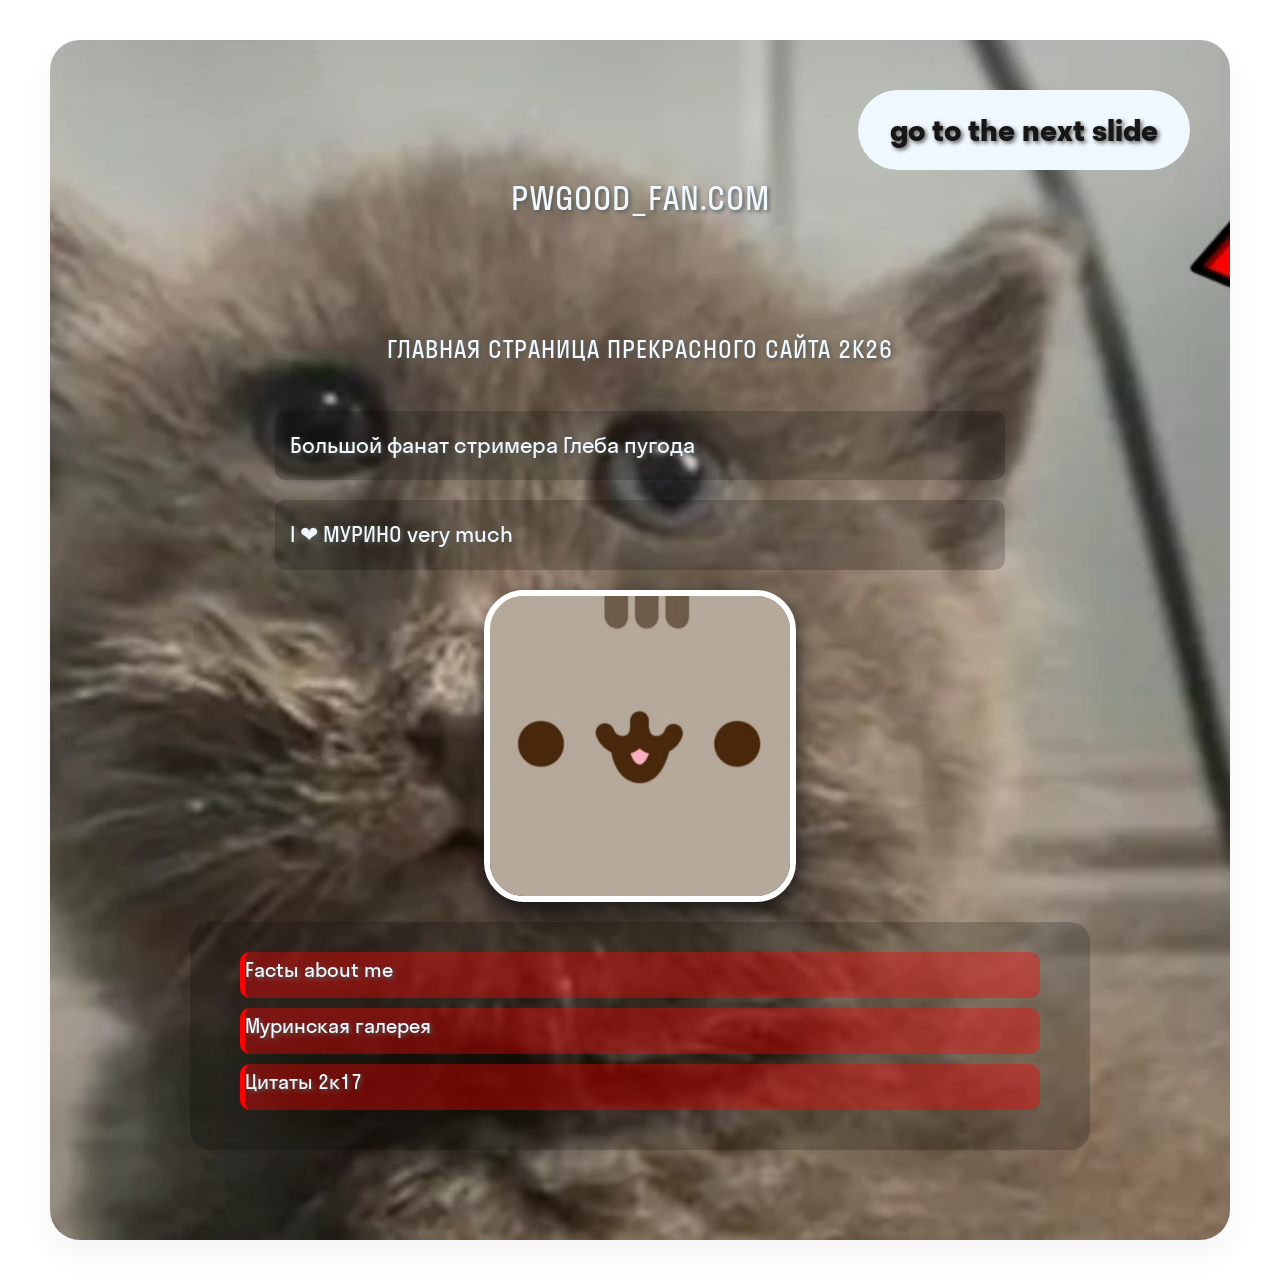
<file: index.html>
<!DOCTYPE html>
<html lang="ru">
<head>
    <meta charset="UTF-8">
    <meta name="viewport" content="width=device-width, initial-scale=1.0">
    <title>My_personal_page</title>
    <link rel="stylesheet" href="style.css">
</head>
<body>

    <div class="content center">
        <h1>PWGOOD_fan.com</h1>
        <h2>Главная страница прекрасного сайта 2к26</h2>

        <p>Большой фанат стримера Глеба пугода</p>
        <p>I ❤ МУРИНО very much</p>

        <img src="images/осел.jpg" alt="Фаенончик котик" width="300">

    <ul>
        <li>Factы about me</li>
        <li>Муринская галерея</li>
        <li>Цитаты 2к17</li>
    </ul>
        <div class="button-container"> 
        <a href="facts.html" class="btn-nav btn-next">go to the next slide</a>
        </div>
    </div>
</body>
</html>
</file>
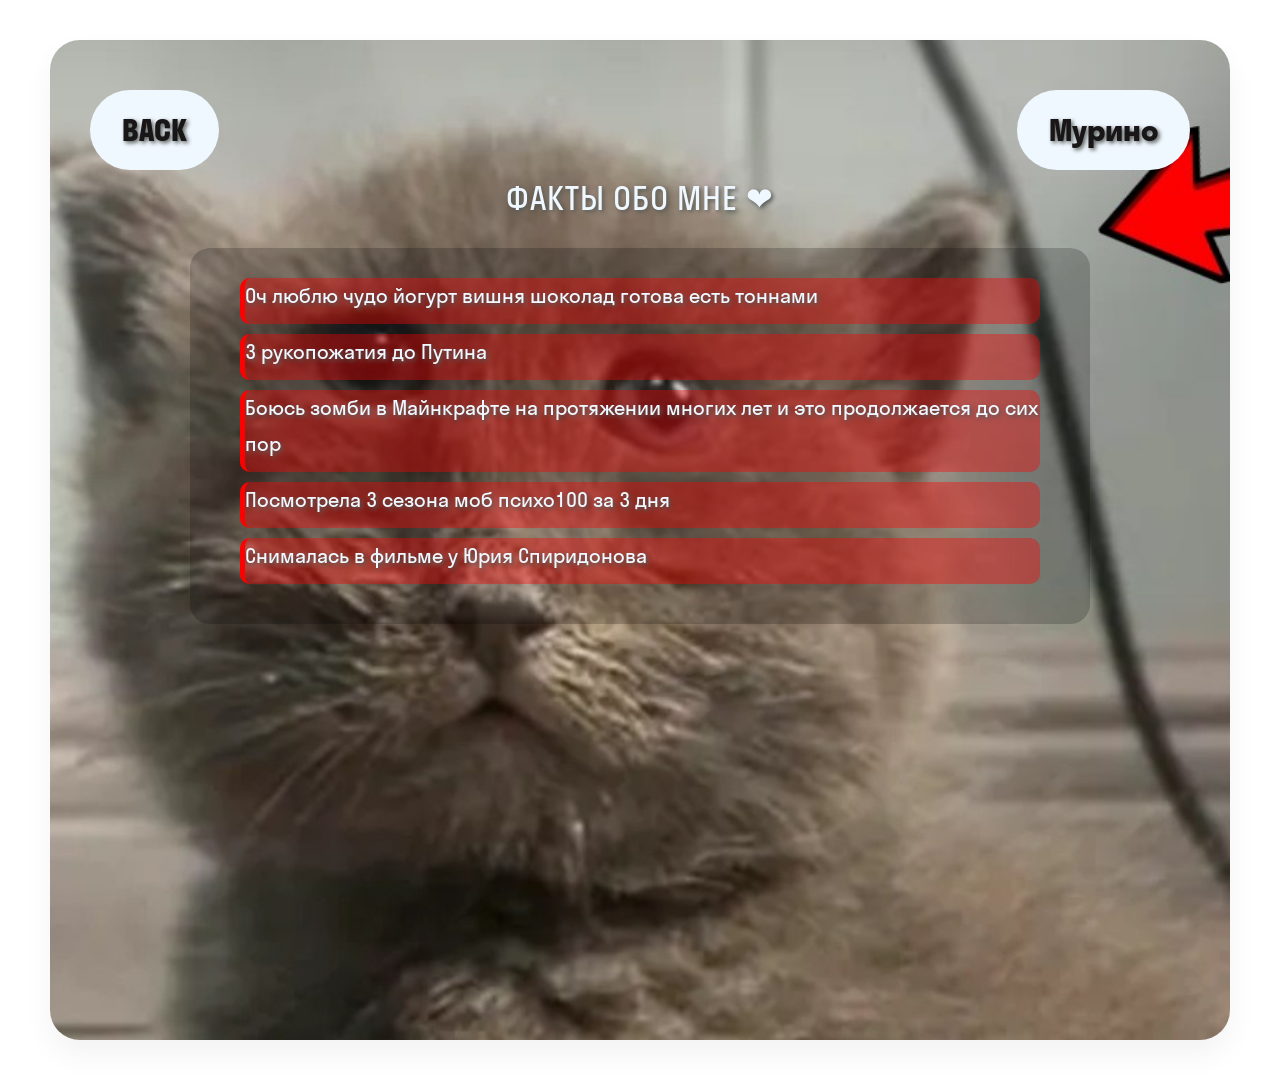
<file: facts.html>
<!DOCTYPE html>
<html lang="ru">
    <head>
        <title>Фактi</title>
        <link rel="stylesheet" href="style.css">
    </head>
    <body>
        <div class="content center">
        <h1>факты обо мне ❤</h1>

        <ol>
            <li>Оч люблю чудо йогурт вишня шоколад готова есть тоннами</li>
            <li>3 рукопожатия до Путина</li>
            <li>Боюсь зомби в Майнкрафте на протяжении многих лет и это продолжается до сих пор</li>
            <li>Посмотрела 3 сезона моб психо100 за 3 дня</li>
            <li>Снималась в фильме у Юрия Спиридонова</li>
        </ol>

        <a href="index.html" class="btn-nav btn-prev">BACK</a>
        <a href="memes.html" class="btn-nav btn-next">Мурино</a>
        </div>
    </body>
</html>
</file>
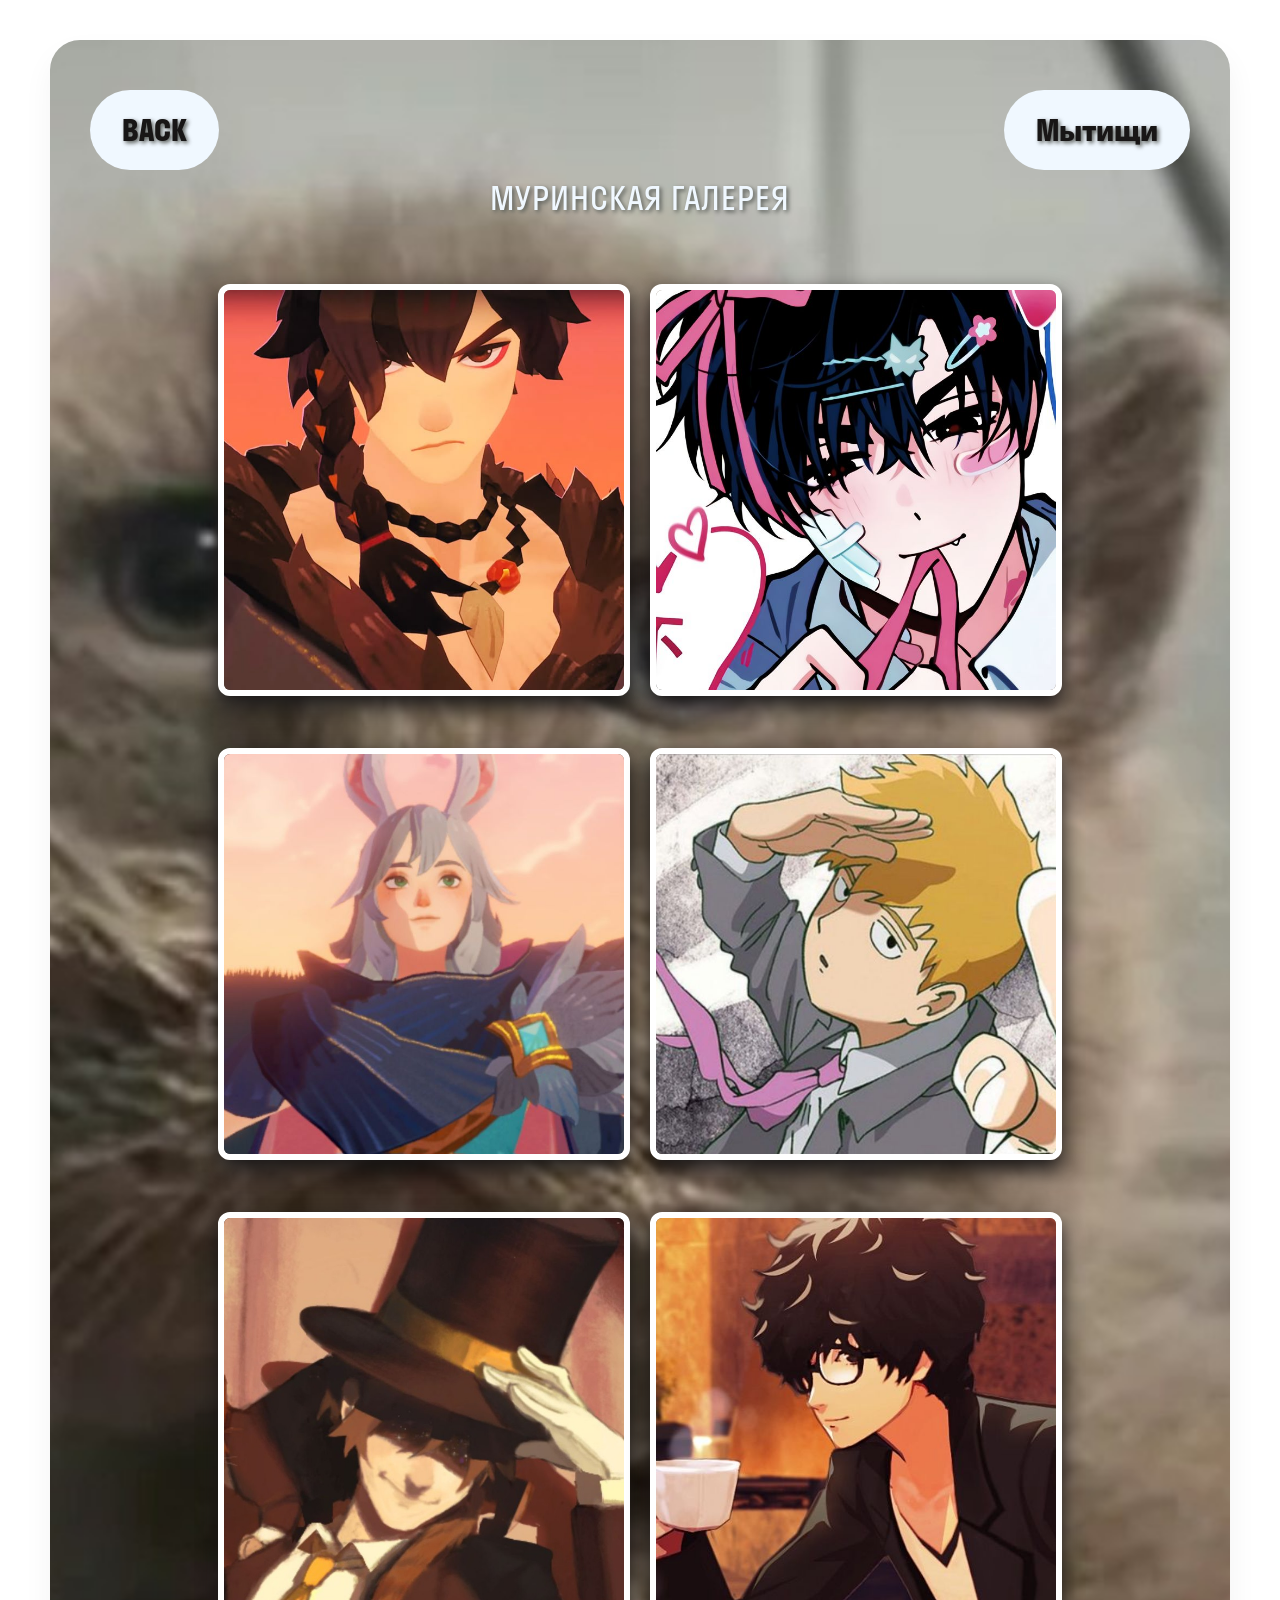
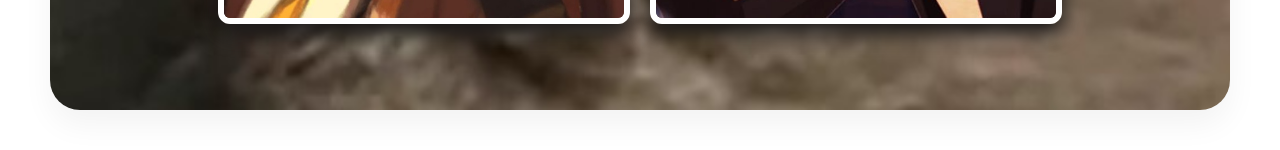
<file: memes.html>
<!DOCTYPE html>
<html lang="ru">
    <head>
        <link rel="stylesheet" href="style.css">
        <title>Мурино</title>
    </head>
    <body>
        <div class="content center">
            <div>
            <h1>Муринская галерея</h1>
            </div>
            <div class="in-one-line">
                <img src="images/урод1.jpg" alt="">
                <img src="images/урод2.jpg" alt="">
                <img src="images/урод3.jpg" alt="">
                <img src="images/урод4.jpg" alt="">
                <img src="images/урод5.jpg" alt="">
                <img src="images/урод6.jpg" alt="">
            </div>

            <a href="facts.html" class="btn-nav btn-prev">BACK</a>
            <a href="quotes.html" class="btn-nav btn-next">Мытищи</a>
        </div>
    </body>
</html>
</file>
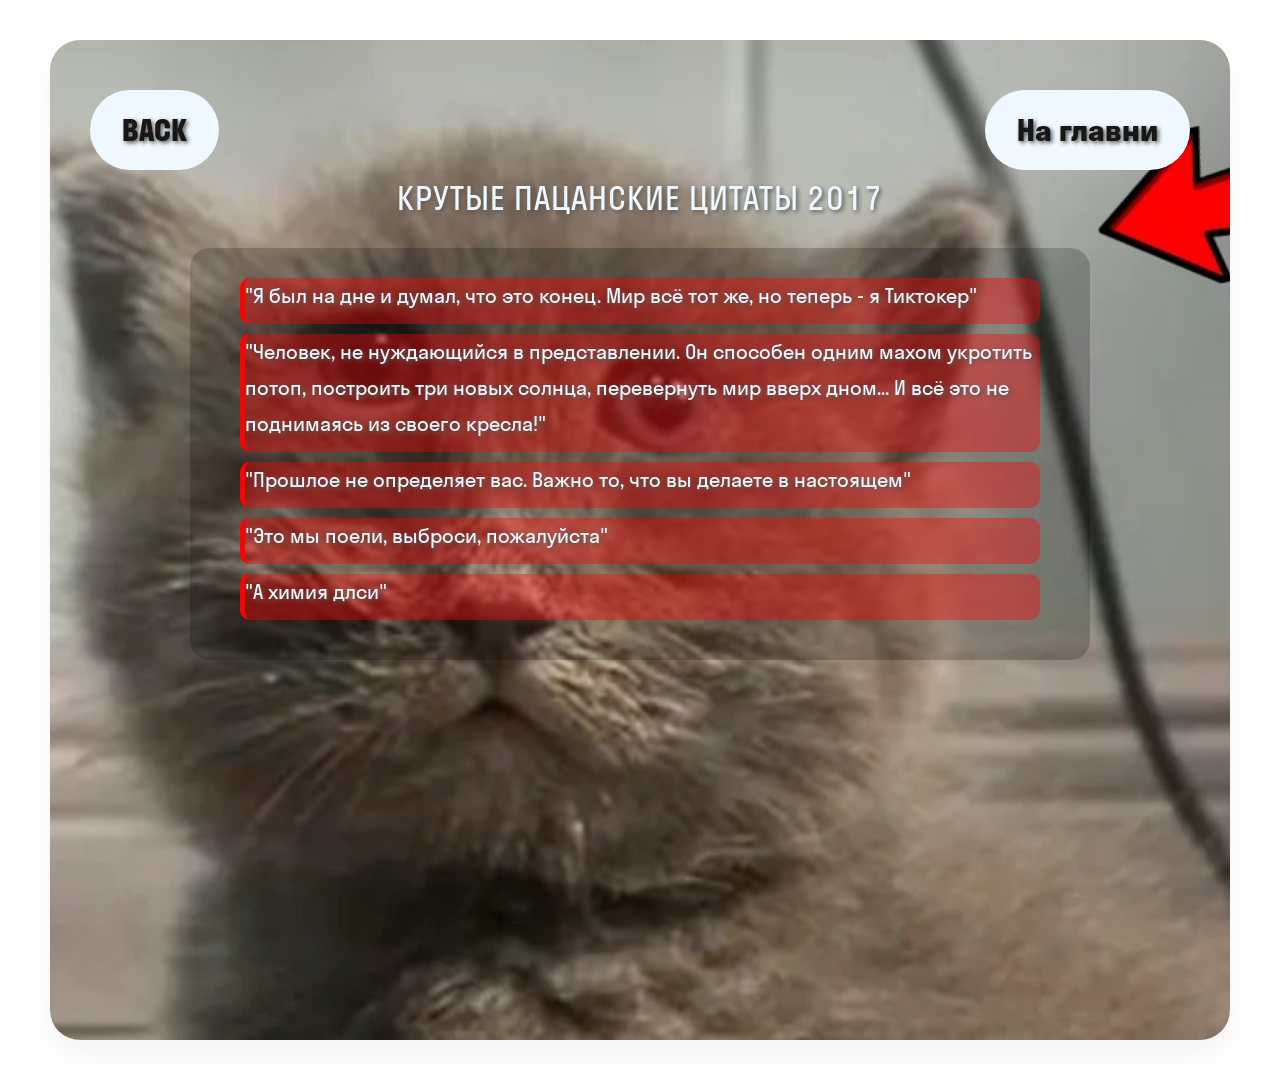
<file: quotes.html>
<!DOCTYPE html>
<html lang="ru">
    <head>
        <title>Цiтаты</title>
        <link rel="stylesheet" href="style.css">
    </head>
    <body>
        <div class="content center">
            <h1>Крутые пацанские цитаты 2017</h1> 
                <ul>
                    <li>"Я был на дне и думал, что это конец. Мир всё тот же, но теперь - я Тиктокер"</li>
                    <li>"Человек, не нуждающийся в представлении. Он способен одним махом укротить потоп, построить три новых солнца, перевернуть мир вверх дном... И всё это не поднимаясь из своего кресла!"</li>
                    <li>"Прошлое не определяет вас. Важно то, что вы делаете в настоящем"</li>
                    <li>"Это мы поели, выброси, пожалуйста"</li>
                    <li>"А химия длси"</li>
                </ul>

            <a href="memes.html" class="btn-nav btn-prev">BACK</a>
            <a href="index.html" class="btn-nav btn-next">На главни</a>
        </div>
    </body>
</html>
</file>
<file: style.css>
@import url('fonts/main_font.css');
*{
    margin: 0;
    font-family: 'StratosSkyeng', sans-serif;
 }

.content {
    background-image: url('images/background.jpg');
    backdrop-filter: blur(10px);
    background-repeat: no-repeat;
    background-position: center;
    background-size: cover;
    min-height: 100vh; 
    position: relative;  
    animation: fadeUp 1s ease-out;      
    backdrop-filter: blur(8px);
    border-radius: 30px;
    padding: 50px;
    box-shadow: 0 15px 30px rgba(0, 0, 0, 0.05);
    max-width: 900px;
    margin: 40px auto;
 }

 h1 {
    animation: fadeUp 0.8s ease-out;
 }

 h2 {
    font-size: 24px;
 }

 p {
    font-size: 22px;
    text-align: left;
    max-width: 700px;
    margin: 20px auto;
    background: rgba(0, 0, 0, 0.2);
    padding: 15px;
    border-radius: 10px;
 }

 .in-one-line {
    display: flex;
    flex-wrap: wrap;
    justify-content: center;
    gap: 20px;
    padding: 20px;
 }

 .in-one-line img {
    width: 400px;
    border-radius: 12px;
    margin: 16px 0px;
    object-fit: cover;
 }
        
.center {
    padding-left: calc(50% - 500px);  
    padding-right: calc(50% - 500px);
}

a {
    color: rgb(26, 24, 24);
    font-size: 20 px;
    display: inline-block;
    margin-top: 20px;
}

.button-container {
    margin-top: 30px;
    display: center;
    gap: 20px;
    justify-content: flex-start;
}

.btn-nav {
    display: inline-block;
    padding: 11px 30px;
    background-color: aliceblue;
    color: rgb(24, 22, 22) !important;
    text-decoration: none;
    border-radius: 100px;
    font-size: 30px;
    font-weight: 600;
    transition: all 0.4s cubic-bezier(0.175, 0.885, 0.32, 1.275);
    border: 2px solid transparent;
    position: absolute;
    top: 30px;
    animation: fadeUp 1.5s ease-out;
}

.btn-nav:hover {
    background-color: aliceblue;
    border-color: #000000;
    color:#000000 !important;
    transform: translateY(-5px);
    box-shadow: 0 10px 20px rgba(255, 0, 0, 0.3);
}

h1, h2 {
    margin-bottom: 20px;
    padding: 80px 0 20px 0;
    margin: 0;
    text-align: center;
    color: aliceblue;
    text-shadow: 2px 2px 4px rgb(86, 90, 86);
    text-transform: uppercase;
    letter-spacing: 1px;
    font-weight: 300;
}

ol, ul {
    margin-bottom: 25px;
    background: rgba(0, 0, 0, 0.2);
    padding: 30px 50px;
    border-radius: 20px;
    max-width: 800px;
    margin: 0 auto 40px auto;
    list-style-position: inside;
    animation: fadeUp 1.2s ease-out;
}

li {
    background: rgba(255, 0, 0, 0.384);
    border-radius: 10px;
    margin-bottom: 10px;
    font-size: 20px;
    border-left: 5px solid #ff0000;
    padding-bottom: 10px;
    list-style-type:none;
}

.btn-next {
    right: 40px;
}

.btn-prev {
    left: 40px;
}

body {
    color: aliceblue;
    text-shadow: 2px 2px 4px rgb(86, 90, 86);
    line-height: 1.8;
}

img {
    display: block;
    margin: 20px auto;
    max-width: 800px;
    height: auto;
    border: 6px solid #ffffff;
    border-radius: 40px;
    box-shadow: 0 10px 20px rgb(26, 24, 24);
    transition: transform 0.4s ease, box-shasow ease;
    cursor: pointer;
}

img:hover {
    transform: scale(1.05);
    box-shadow: 0 15px 30px rgba(255, 0, 0, 0.144);
}

@keyframes fadeUp {
    from {
        transform: translateY(30px);
    }
    to {
        transform: translateY(0px);
    }
}
</file>
